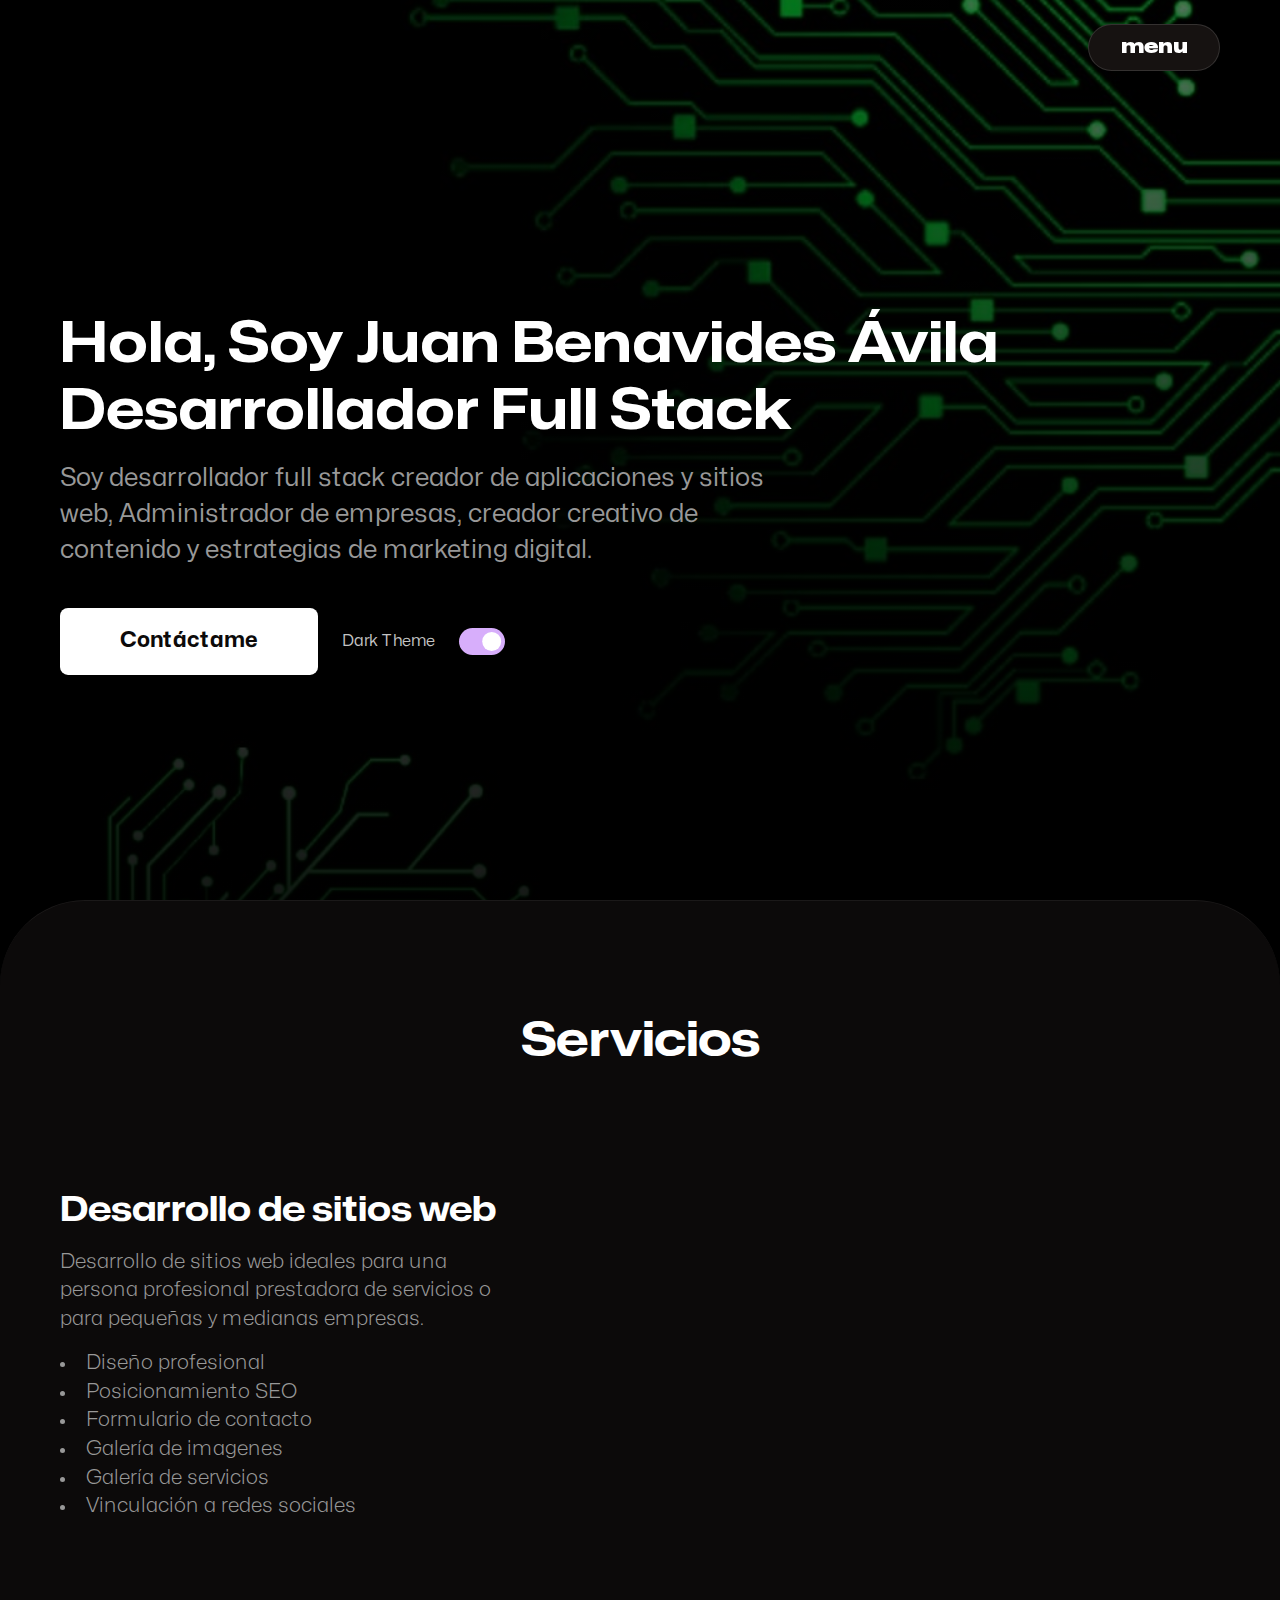
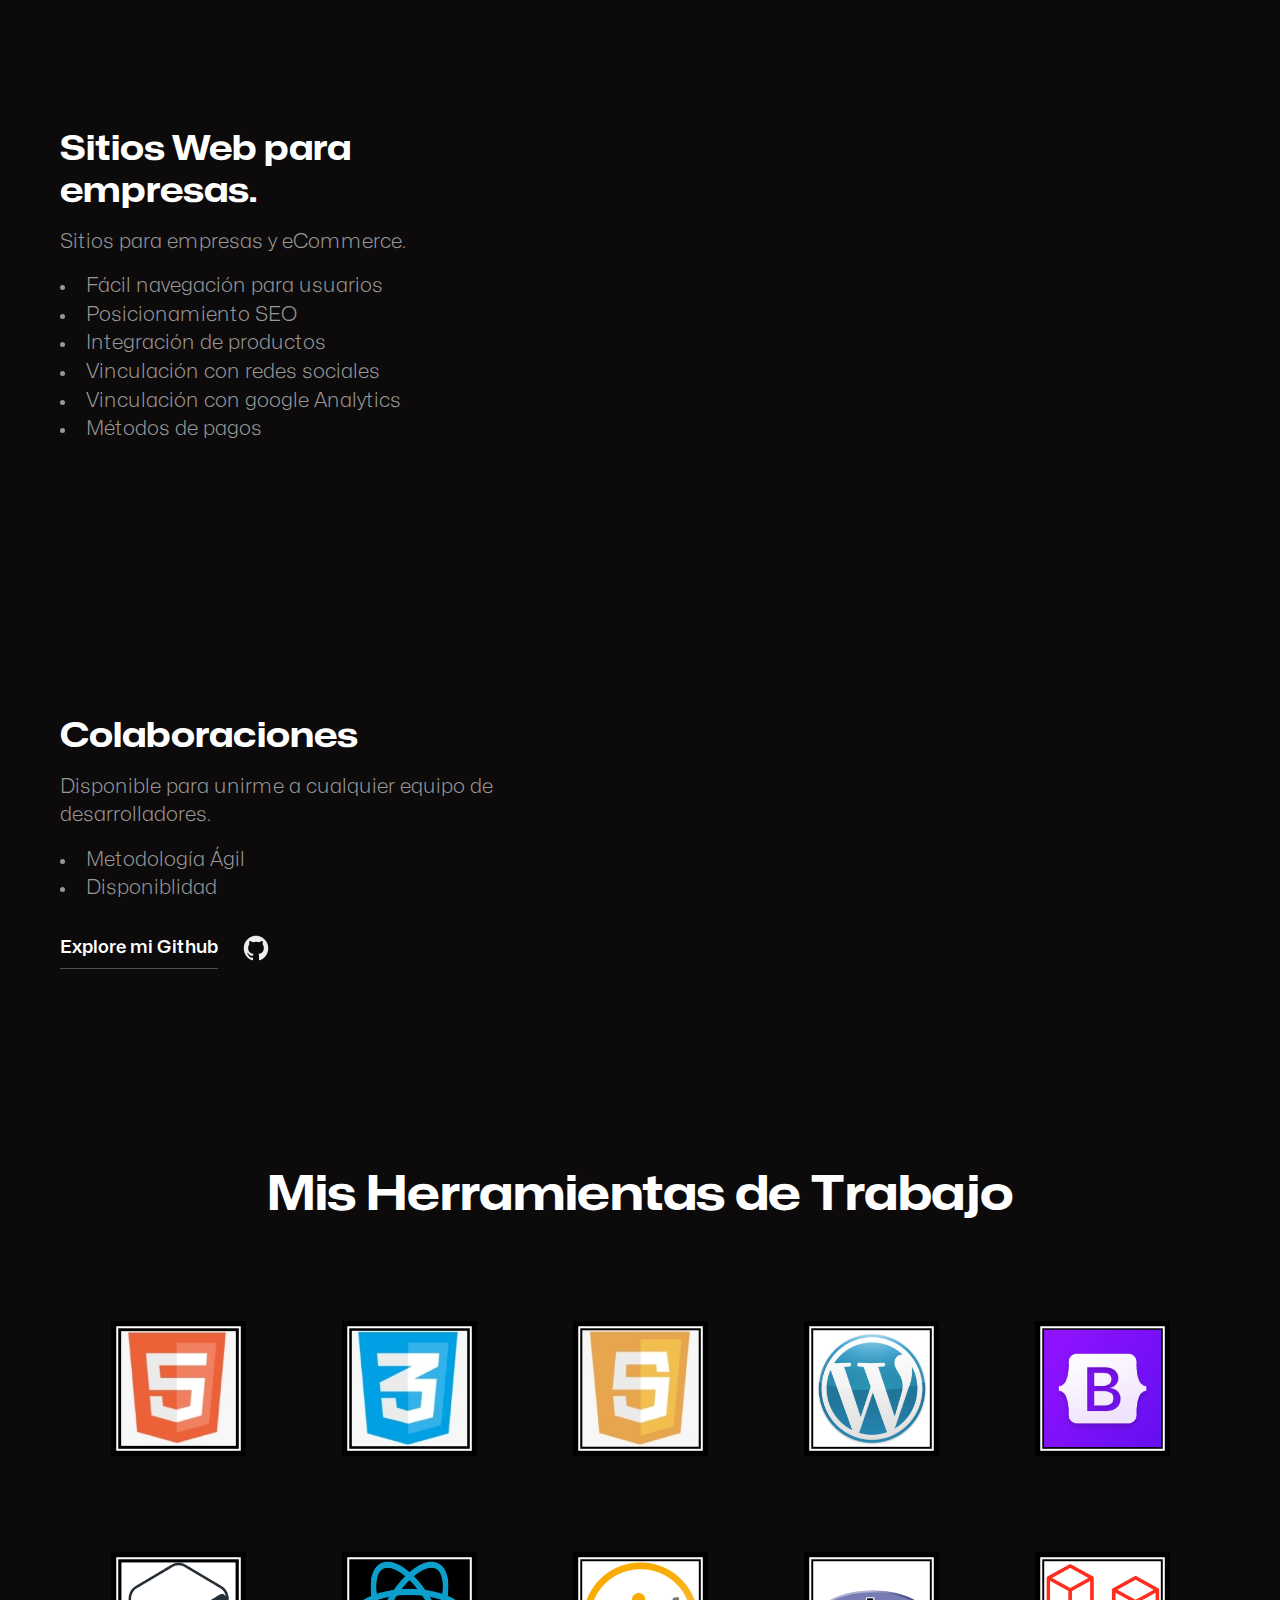
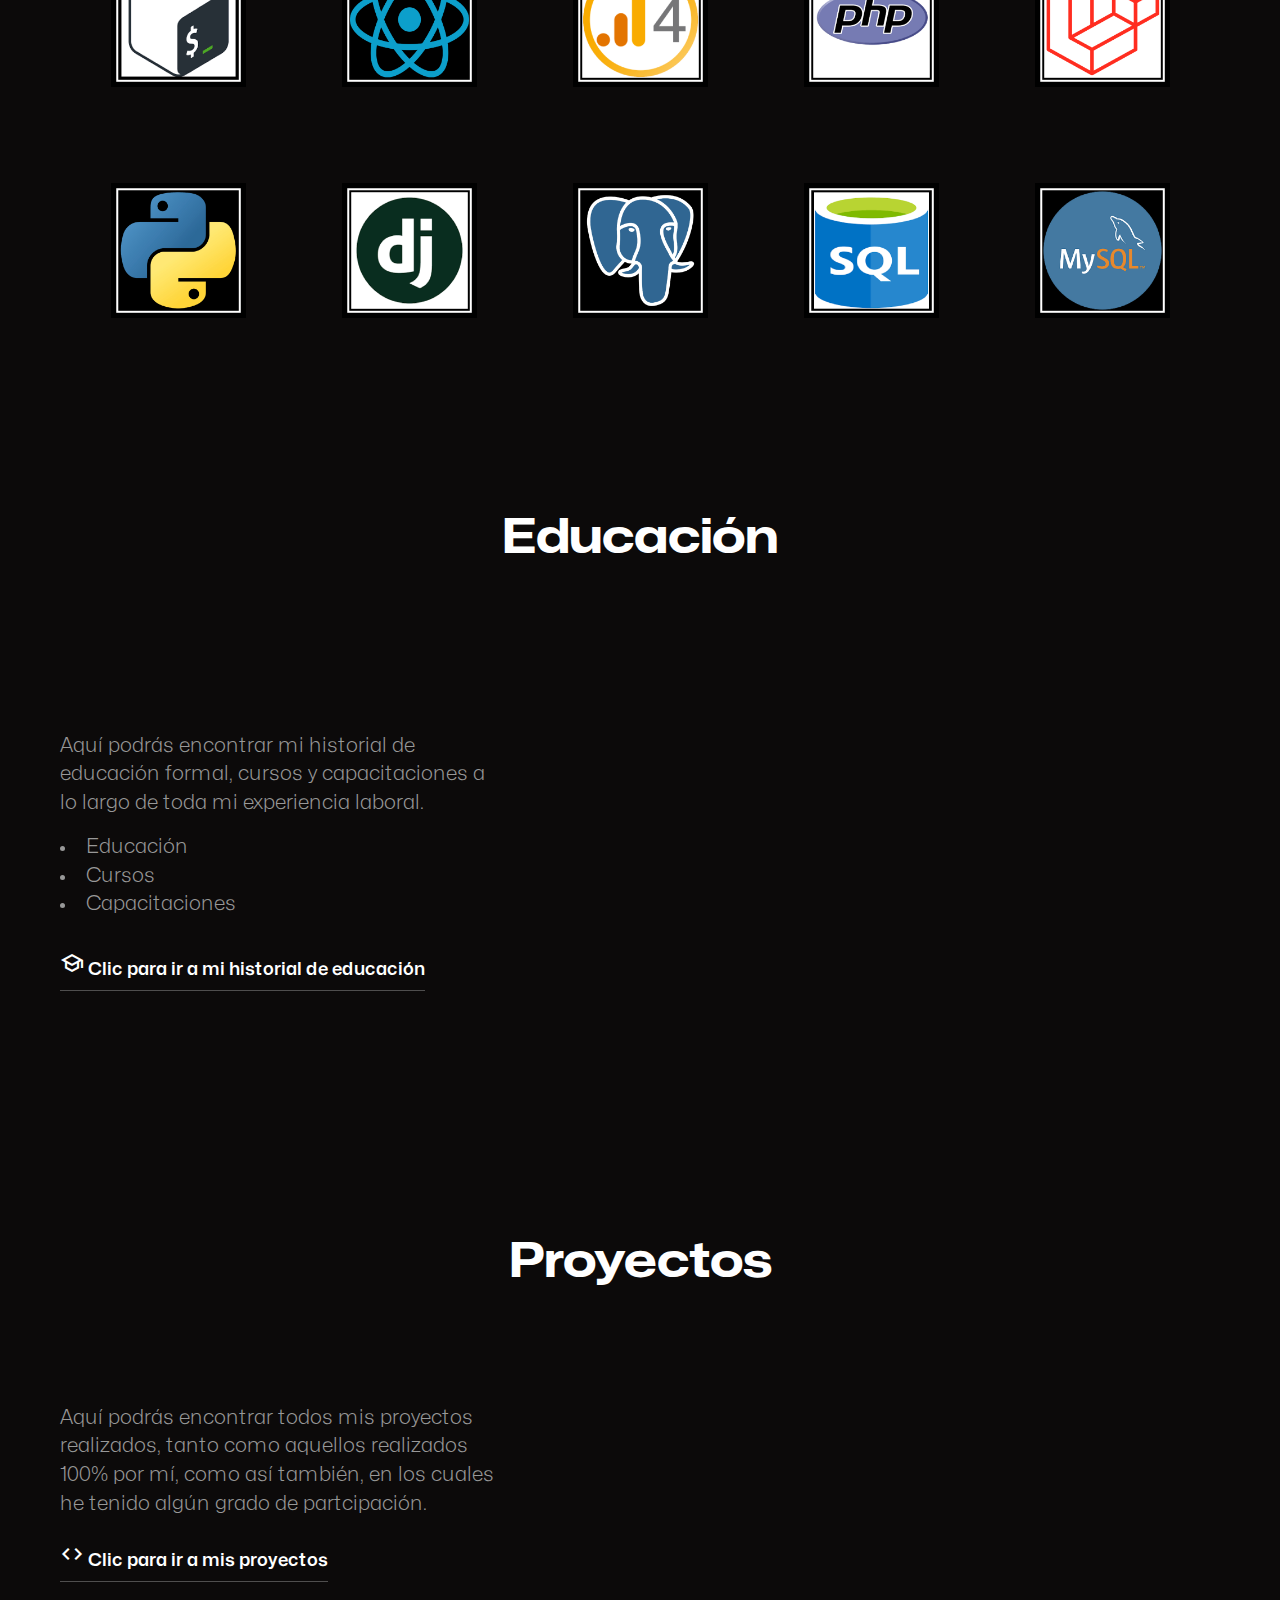
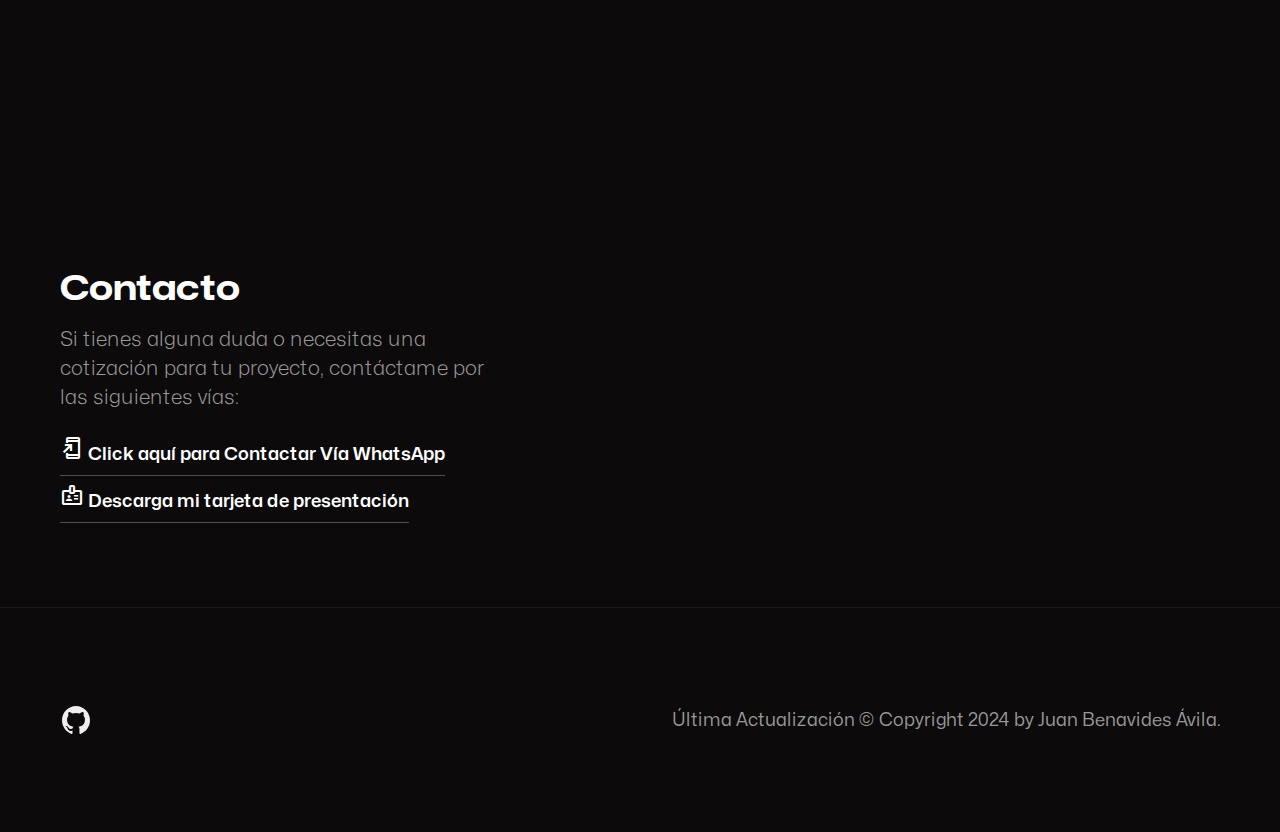
<file: index.html>
<!DOCTYPE html>
<html lang="en">

<head>
  <meta charset="UTF-8" />
  <meta http-equiv="X-UA-Compatible" content="IE=edge" />
  <meta name="viewport" content="width=device-width, initial-scale=1.0" />
  <meta name="robots" content="index, follow" />

  <!-- Read and update content attributes accordingly  -->
  <meta property="og:image" content="https://juanbenavidesavila.vercel.app/assets/images/work/contribute_developer.png">
  <meta property="og:image:width" content="1280px">
  <meta property="og:image:height" content="961px">

  <meta name="description"
    content="Diseño de páginas Web, Desarrollo de Aplicaciones, Diseño de Software, Posicionamiento SEO, Ecommerce, Marketing Digital y Consultaría de factibilidad tecnologíca del Desarrollador Full Stack Juan Benavides Ávila." />

  <!-- Google / Search Engine Tags -->
  <meta itemprop="name" content="Juan Benavides Ávila, Dev Full Stack">
  <meta itemprop="description"
    content="Diseño de páginas Web, Desarrollo de Aplicaciones, Diseño de Software, Posicionamiento SEO, Ecommerce, Marketing Digital y Consultaría de factibilidad tecnologíca del Desarrollador Full Stack Juan Benavides Ávila.">

  <!-- Reference screenshot of updated site's header in place of content -->
  <meta itemprop="image" content="assets/images/portafolio_juan_benavides_avila.PNG">

  <!-- Facebook Meta Tags -->
  <meta property="og:url" content="https://juanbenavidesavila.vercel.app">
  <meta property="og:type" content="website">
  <meta property="og:title" content="Juan Benavides Ávila, Dev Full Stack">
  <meta property="og:description"
    content="Diseño de páginas Web, Desarrollo de Aplicaciones, Diseño de Software, Posicionamiento SEO, Ecommerce, Marketing Digital y Consultaría de factibilidad tecnologíca del Desarrollador Full Stack Juan Benavides Ávila.">

  <!-- Reference screenshot of updated site's header in content -->
  <meta property="og:image" content="assets/images/portafolio_juan_benavides_avila.PNG">

  <!-- Twitter Meta Tags -->
  <meta name="twitter:card" content="summary_large_image">
  <meta name="twitter:title" content="Juan Benavides Ávila, Dev Full Stack">
  <meta name="twitter:description"
    content="Diseño de páginas Web, Desarrollo de Aplicaciones, Diseño de Software, Posicionamiento SEO, Ecommerce, Marketing Digital y Connsultaría de factibilidad tecnologíca del Desarrollador Full Stack Juan Benavides Ávila.">

  <!-- Reference screenshot of updated site's header in content -->
  <meta name="twitter:image" content="assets/images/portafolio_juan_benavides_avila.PNG">


  <!-- Update favicon href attribute with image of yourself -->
  <link rel="shortcut icon" href="assets/images/computer-3535.gif" type="image/png" />

  <!-- Preloading fonts for better performance -->

  <link rel="preload" href="assets/fonts/Mona-Sans.woff2" as="font" type="font/woff2" crossorigin />

  <link rel="stylesheet" href="https://fonts.googleapis.com/css2?family=Material+Symbols+Outlined:opsz,wght,FILL,GRAD@20..48,100..700,0..1,-50..200" />

  <link rel="stylesheet" href="style.css" />

  <script src="script.js" defer></script>

  <!-- Your name here -->
  <title>Juan Benavides Ávila</title>
</head>
  <!-- Google analytic -->
  <!-- Google tag (gtag.js) -->
  <script async src="https://www.googletagmanager.com/gtag/js?id=G-D6W61XJF60"></script>
  <script>
    window.dataLayer = window.dataLayer || [];
    function gtag(){dataLayer.push(arguments);}
    gtag('js', new Date());

    gtag('config', 'G-D6W61XJF60');
  </script>

<body>


  <script>
    const theme = localStorage.getItem("theme") || "dark";
    document.body.classList.add(theme);
  </script>

  <header class="header">

    <div class="menu-btn-container">
      <div class="container">
        <button type="button" class="menu-btn">menu</button>
      </div>
    </div>

    <nav class="nav hidden">
      <ol class="nav-items">
        <li class="nav-item"><a href="#">Inicio</a></li>
        <li class="nav-item"><a href="#work">Servicios</a></li>
        <li class="nav-item"><a href="#skills">Mis Herramientas de Trabajo</a></li>
        <li class="nav-item"><a href="#educacion">Educación</a></li>
        <li class="nav-item"><a href="#proyectos">Proyectos</a></li>
        <li class="nav-item"><a href="#contacto">Contacto</a></li>
      </ol>
    </nav>
    
    <div class="container">
      <div class="header-textbox">
        <!-- Replace with your name and job title -->
        <h1 class="h1">
          Hola, Soy Juan Benavides Ávila<br />
          Desarrollador Full Stack
        </h1>

        <!-- Add a small introductory paragraph about yourself -->
        <p class="header-text">
          Soy desarrollador full stack creador de aplicaciones y sitios web, Administrador de empresas, creador creativo de contenido y estrategias de marketing digital.
        </p>

        <!-- aqui va el link linkedin desde btn contactame -->
        <div class="header-btns">
          <a href="https://wa.me/56921951687" class="btn btn-cta">Contáctame</a>
           <label class="theme-switch" for="theme-switch">
          <span>Dark Theme</span>
          <input type="checkbox" id="theme-switch" role="switch" />
        </label>
        </div>
      </div>
    </div>
  </header>

  <main>
    <section class="work">
      <div class="container">
        <h2 class="h2" id="work">Servicios</h2>
        <div class="work-boxes">
          <div class="work-box">
            <div class="work-textbox">
              <!-- Add your project title here -->
              <h3 class="h3">Desarrollo de sitios web</h3>
              <!-- Add small description of your project  -->
              <p class="work-text">
                Desarrollo de sitios web ideales para una persona profesional prestadora de servicios o para pequeñas y medianas empresas.
              </p>
              <!-- Add technologies you used to build the project -->
              <ol class="work-technologies">
                <li>Diseño profesional</li>
                <li>Posicionamiento SEO</li>
                <li>Formulario de contacto</li>
                <li>Galería de imagenes</li>
                <li>Galería de servicios</li>
                <li>Vinculación a redes sociales</li>
              </ol>
            </div>

            <!-- Update img src and alt attribute  -->

            <picture class="work-img">
              <img loading="lazy" src="assets/images/work/developers_full_stack.png" alt="agency elevation" />
            </picture>
          </div>
          
          <div class="work-box">
            <div class="work-textbox">
              <!-- Add your project title here -->
              <h3 class="h3">Sitios Web para empresas.</h3>
              <p class="work-text">Sitios para empresas y eCommerce.</p>
              <ol class="work-technologies">
                <li>Fácil navegación para usuarios</li>
                <li>Posicionamiento SEO</li>
                <li>Integración de productos</li>
                <li>Vinculación con redes sociales</li>
                <li>Vinculación con google Analytics</li>
                <li>Métodos de pagos</li>
              </ol>
            </div>
            
            <!-- Update img src and alt attribute  -->
            <picture class="work-img">
              <img loading="lazy" src="assets/images/work/empresas_websites.png" alt="portfolio template" />
            </picture>
          </div>

          
          <!-- colaboraciones --> 
          <div class="work-box">
            <div class="work-textbox">
              <!-- Add your project title here -->
              <h3 class="h3">Colaboraciones</h3>
              <!-- Add small description of your project  -->
              <p class="work-text">
                Disponible para unirme a cualquier equipo de desarrolladores.  
              </p>
              <ol class="work-technologies">
                <li>Metodología Ágil</li>
                <li>Disponiblidad</li>
              </ol>
              <div class="work-links">
                <!-- Add url of project in href attribute -->
                <a href="https://github.com/juanbenavidesavila" target="_blank" rel="noopener" class="link">Explore mi Github</a>

                <!-- Add link to project source code in href attribute if applicable otherwise feel free to delete or comment the markup -->
                <a href="https://github.com/juanbenavidesavila" target="_blank" rel="noopener" title="Source code">
                  <img src="assets/images/social-links/github.svg" alt="GitHub" loading="lazy" />
                </a>
              </div>
            </div>
            <!-- Update img src and alt attribute  -->
            <picture class="work-img">
              <img loading="lazy" src="assets/images/work/contribute_developer.png" alt="contribute dev" />
            </picture>
          </div>
        </div>
      </div>
    </section>

    <!-- proyectos -->

    <!-- aqui voy a poner mis herramientas de trabajp -->
    <div class="container skills">
      <div class="row"> 
        <section class="skills">
          <div class="container">
            <h2 class="h2" id="skills">Mis Herramientas de Trabajo</h2>
            <div class="skills-imgs">
              <img src="assets/images/skills/html.jpeg" alt="Html" class="skills-img" loading="lazy" title="Html">
              <img src="assets/images/skills/css.jpeg" alt="Css" class="skills-img" loading="lazy" title="Css">
              <img src="assets/images/skills/js.jpeg" alt="JavaScript" class="skills-img" loading="lazy" title="JavaScript">
              <img src="assets/images/skills/wordpres_skill.jpg" alt="Wordpres" class="skills-img" loading="lazy" title="WordPress">
              <img src="assets/images/skills/boostrap_skill.jpg" alt="Bostrap" class="skills-img" loading="lazy" title="Boostrap">
              <img src="assets/images/skills/shell.jpeg" alt="Shell" class="skills-img" loading="lazy" title="Shell">
              <img src="assets/images/skills/react.jpeg" alt="React" class="skills-img" loading="lazy" title="React">
              <img src="assets/images/skills/google_analytics_skill.jpg" alt="GoogleA" class="skills-img" loading="lazy" title="google Analytic">
              <img src="assets/images/skills/php_skill.jpg" alt="Php" class="skills-img" loading="lazy" title="Php">
              <img src="assets/images/skills/laravel_skill.jpg" alt="Laravel" class="skills-img" loading="lazy" title="Laravel">
              <img src="assets/images/skills/python.jpeg" alt="Python" class="skills-img" loading="lazy" title="Python">
              <img src="assets/images/skills/django.jpeg" alt="Django" class="skills-img" loading="lazy" title="Django">              
              <img src="assets/images/skills/postgresql.jpeg" alt="PostgreSql" class="skills-img" loading="lazy"
                title="PostgreSql">
              <img src="assets/images/skills/sql.jpeg" alt="SQL" class="skills-img" loading="lazy" title="SQL">
              <img src="assets/images/skills/mysql.jpeg" alt="MySql" class="skills-img" loading="lazy" title="MySql">
            </div>
          </div>
        </section>
      </div>
    </div>
    
    <!-- Educación--> 

    <section class="work">
      <div class="container">
        <h2 class="h2" id="educacion">Educación</h2>
        <div class="work-boxes">
          <div class="work-box">
            <div class="work-textbox">
              <!-- Add small description of your project  -->
              <p class="work-text">
                Aquí podrás encontrar mi historial de educación formal, cursos y capacitaciones a lo largo de toda mi experiencia laboral.  
              </p>
              <ol class="work-technologies">
                <li>Educación</li>
                <li>Cursos</li>
                <li>Capacitaciones</li>
              </ol>
              <div class="work-links">
                <!-- Add url of project in href attribute -->
               
                <a href="educación.html" target="_blank" rel="noopener" class="link"><span class="material-symbols-outlined">
                school
                </span> Clic para ir a mi historial de educación</a>
              </div>
            </div>
            <!-- Update img src and alt attribute  -->
            <picture class="work-img">
              <img loading="lazy" src="assets/images/online-education.jpg" alt="contribute dev" />
            </picture>
          </div>
        </div>
      </div>
    </section>

    <!-- Proyectos-->

    <section class="work">
      <div class="container">
        <h2 class="h2" id="proyectos">Proyectos</h2>
        <div class="work-boxes">
          <div class="work-box">
            <div class="work-textbox">
              <!-- Add small description of your project  -->
              <p class="work-text">
                Aquí podrás encontrar todos mis proyectos realizados, tanto como aquellos realizados 100% por mí, como así también, en los cuales he tenido algún grado de partcipación.  
              </p>
              <div class="work-links">
                <!-- Add url of project in href attribute -->

                <a href="proyectos.html" target="_blank" rel="noopener" class="link"><span class="material-symbols-outlined">
                  code
                  </span> Clic para ir a mis proyectos</a>
              </div>
            </div>
            <!-- Update img src and alt attribute  -->
            <picture class="work-img">
              <img loading="lazy" src="assets/images/proyectos.jpg" alt="contribute dev" />
            </picture>
          </div>
        </div>
      </div>
    </section>





    <!-- contacto --> 
<section class="work" id="contacto">
  <div class="container">
    <div class="work-boxes">
    <div class="work-box">
      <div class="work-textbox">
        <!-- Add your project title here -->
        <h3 class="h3">Contacto</h3>
        <!-- Add small description of your project  -->
        <p class="work-text">
          Si tienes alguna duda o necesitas una cotización para tu proyecto, contáctame por las siguientes vías: 
        </p>
        <div class="">
          <!-- Add url of project in href attribute -->
          <a href="https://wa.me/56921951687" target="_blank" rel="noopener" class="link"><span class="material-symbols-outlined">
            add_to_home_screen
            </span> Click aquí para Contactar Vía WhatsApp</a>

          <!-- Add link to project source code in href attribute if applicable otherwise feel free to delete or comment the markup -->
            <br>
            <a href="assets/images/card/Card_Juan_Benavides_Avila.pdf" target="_blank" rel="noopener" class="link"><span class="material-symbols-outlined">
              badge
              </span> Descarga mi tarjeta de presentación</a>
          
        </div>
      </div>
      <!-- Update img src and alt attribute  -->
      <picture class="work-img">
      </picture>
    </div>
    </div>
    </div>
    </section>

   

  </main>

  <footer class="footer">
    <div class="container">
      <div class="footer-content">
        <!-- Update href and src attributes -->
        <nav>
          <ol class="footer-links">
            <li class="footer-link">
              <a title="GitHub" href="https://github.com/juanbenavidesavila" target="_blank" rel="noopener"><img
                  loading="lazy" src="assets/images/social-links/github.svg" alt="GitHub" /></a>
            </li>
            
            <li class="footer-link">
              <a title="Linkedin" href="https://www.linkedin.com/in/juan-benavides-%C3%A1vila-3aa5631b3/"
                target="_blank" rel="noopener"><img loading="lazy" src="assets/images/social-links/linkedin.svg"
                  alt="Linkedin" /></a>
            </li>
            <li class="footer-link">
              <a title="WhatsApp" href="https://wa.me/56921951687"
                target="_blank" rel="noopener"><img loading="lazy" src="assets/images/social-links/wts.png"
                  alt="Linkedin" /></a>
            </li>
          </ol>
        </nav>
        <p class="footer-text">Última Actualización © Copyright 2024 by Juan Benavides Ávila.</p>
      </div>
    </div>
  </footer>
</body>

</html>
</file>
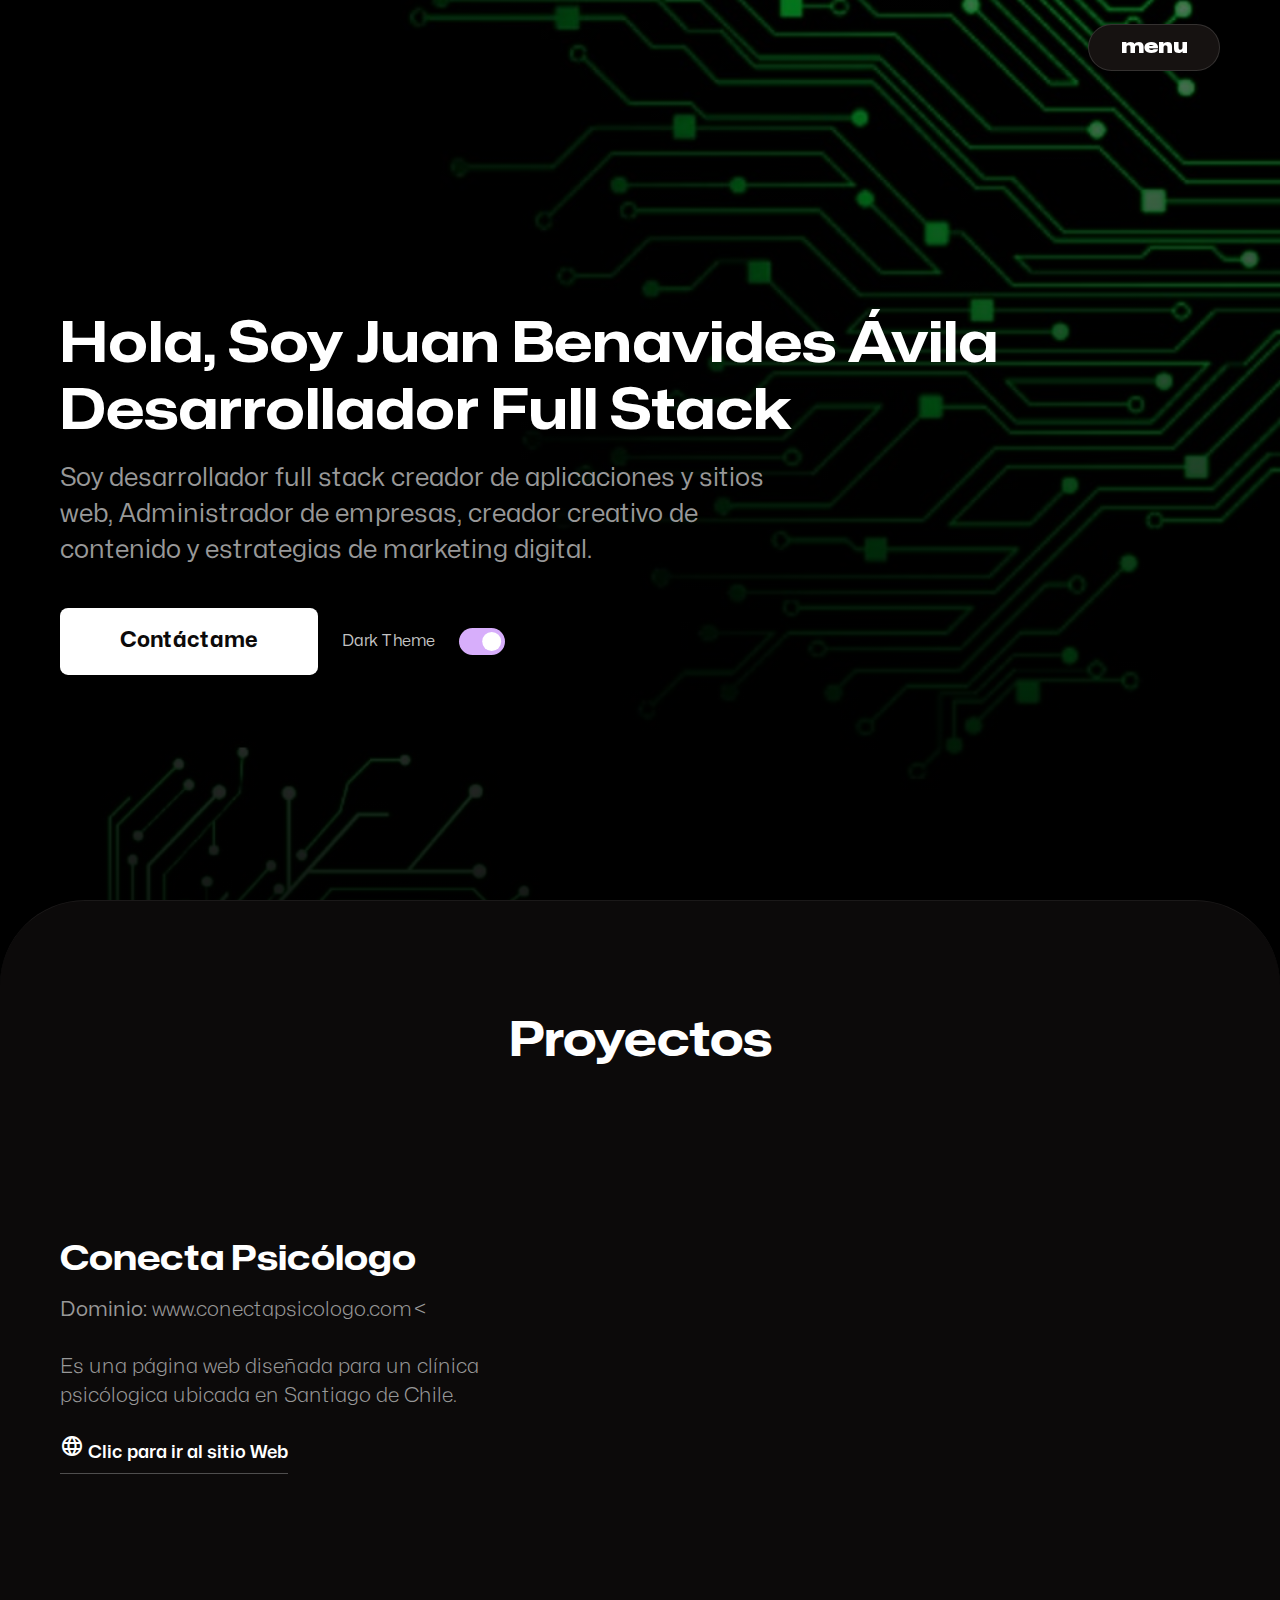
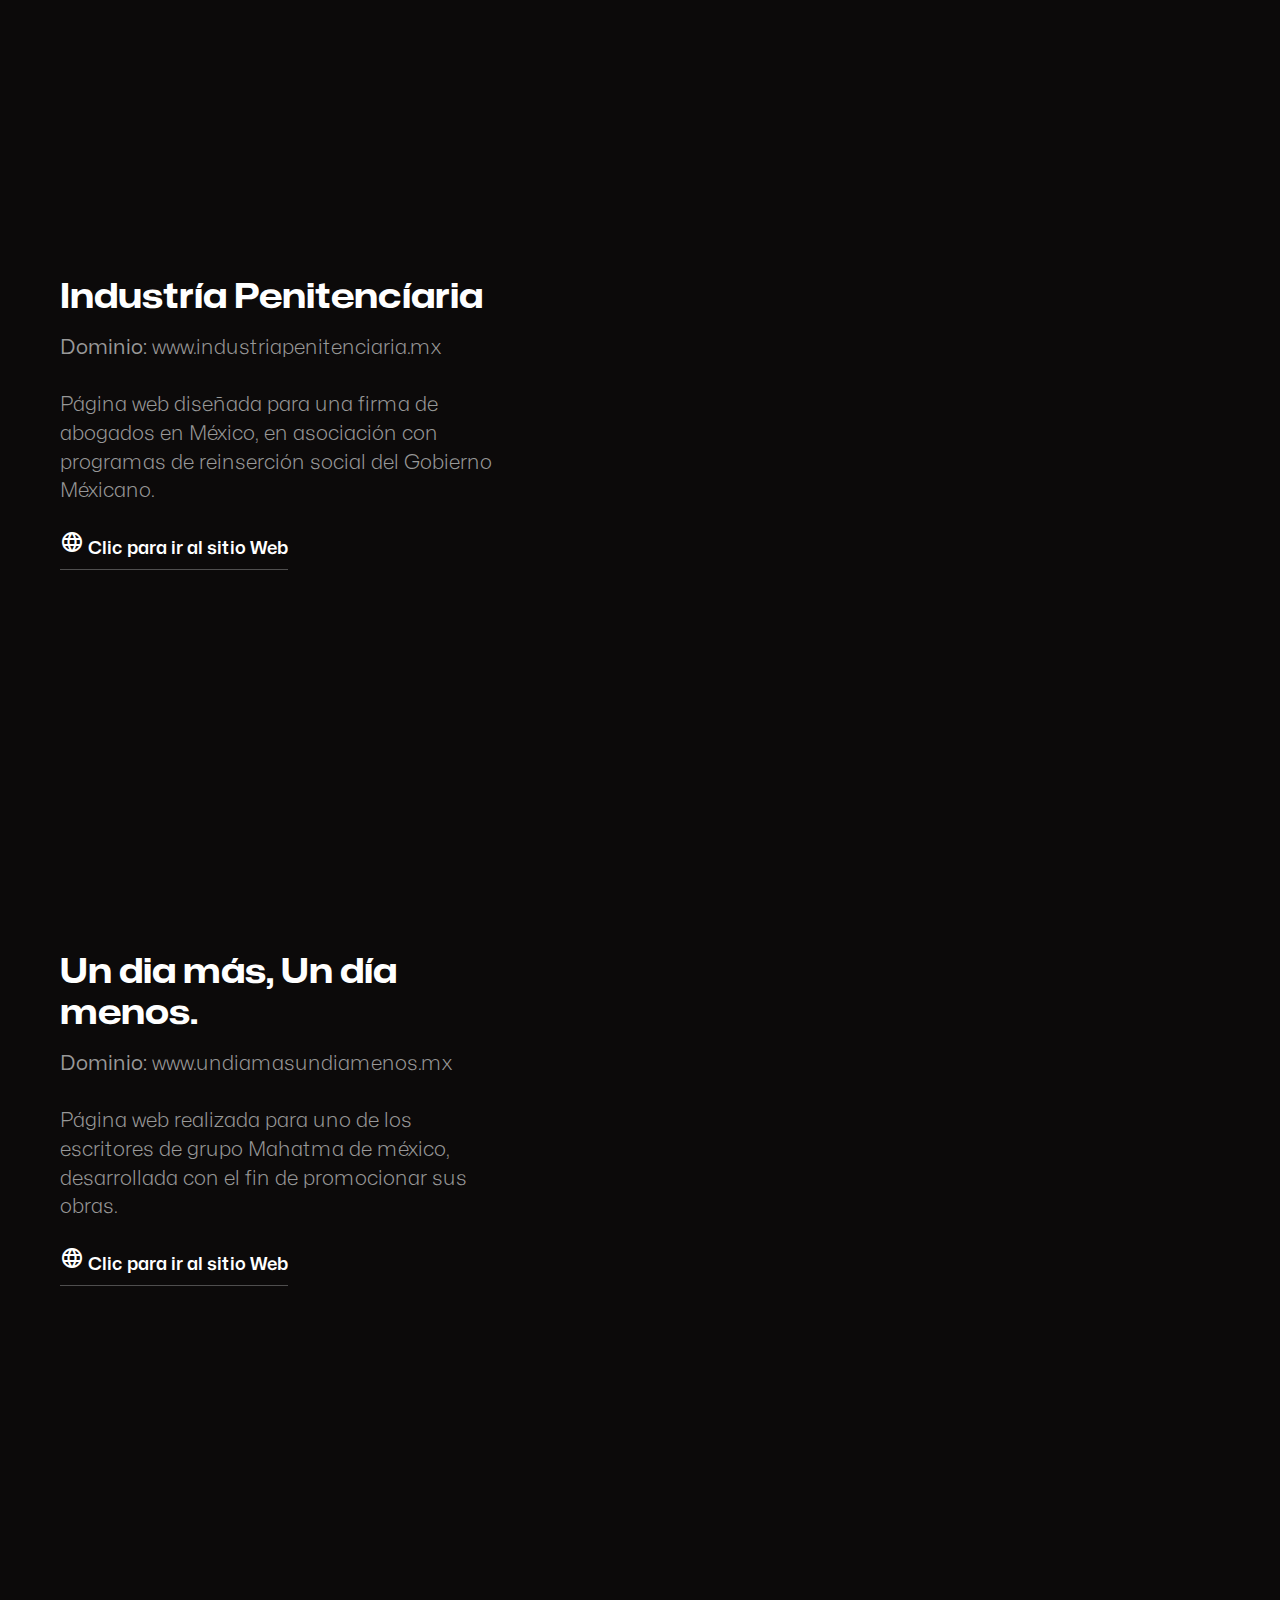
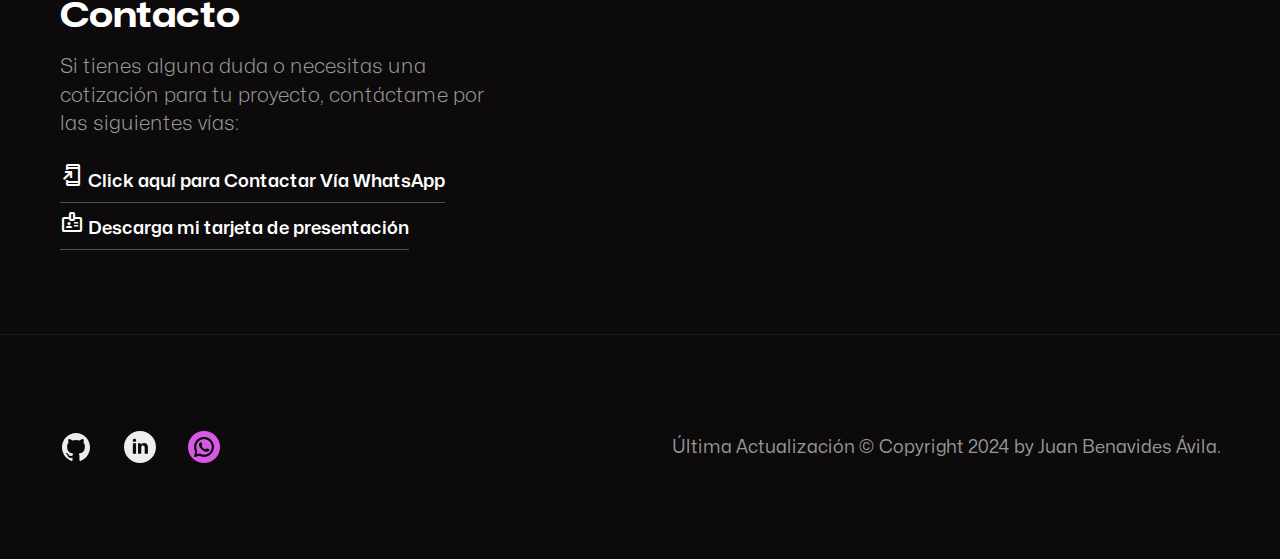
<file: proyectos.html>
<!DOCTYPE html>
<html lang="en">

<head>
  <meta charset="UTF-8" />
  <meta http-equiv="X-UA-Compatible" content="IE=edge" />
  <meta name="viewport" content="width=device-width, initial-scale=1.0" />
  <meta name="robots" content="index, follow" />

  <!-- Read and update content attributes accordingly  -->

  <meta name="description"
    content="Diseño de páginas Web, Desarrollo de Aplicaciones, Diseño de Software, Posicionamiento SEO, Ecommerce, Marketing Digital y Consultaría de factibilidad tecnologíca del Desarrollador Full Stack Juan Benavides Ávila." />

  <!-- Google / Search Engine Tags -->
  <meta itemprop="name" content="Juan Benavides Ávila">
  <meta itemprop="description"
    content="Diseño de páginas Web, Desarrollo de Aplicaciones, Diseño de Software, Posicionamiento SEO, Ecommerce, Marketing Digital y Consultaría de factibilidad tecnologíca del Desarrollador Full Stack Juan Benavides Ávila.">

  <!-- Reference screenshot of updated site's header in place of content -->
  <meta itemprop="image" content="assets/images/portafolio_juan_benavides_avila.PNG">

  <!-- Facebook Meta Tags -->
  <meta property="og:url" content="https://juanbenavidesavila.vercel.app">
  <meta property="og:type" content="website">
  <meta property="og:title" content="Juan Benavides Ávila">
  <meta property="og:description"
    content="Diseño de páginas Web, Desarrollo de Aplicaciones, Diseño de Software, Posicionamiento SEO, Ecommerce, Marketing Digital y Consultaría de factibilidad tecnologíca del Desarrollador Full Stack Juan Benavides Ávila.">

  <!-- Reference screenshot of updated site's header in content -->
  <meta property="og:image" content="assets/images/portafolio_juan_benavides_avila.PNG">

  <!-- Twitter Meta Tags -->
  <meta name="twitter:card" content="summary_large_image">
  <meta name="twitter:title" content="Juan Benavides Ávila">
  <meta name="twitter:description"
    content="Diseño de páginas Web, Desarrollo de Aplicaciones, Diseño de Software, Posicionamiento SEO, Ecommerce, Marketing Digital y Connsultaría de factibilidad tecnologíca del Desarrollador Full Stack Juan Benavides Ávila.">

  <!-- Reference screenshot of updated site's header in content -->
  <meta name="twitter:image" content="assets/images/portafolio_juan_benavides_avila.PNG">


  <!-- Update favicon href attribute with image of yourself -->
  <link rel="shortcut icon" href="assets/images/computer-3535.gif" type="image/png" />

  <!-- Preloading fonts for better performance -->

  <link rel="preload" href="assets/fonts/Mona-Sans.woff2" as="font" type="font/woff2" crossorigin />

  <link rel="stylesheet" href="https://fonts.googleapis.com/css2?family=Material+Symbols+Outlined:opsz,wght,FILL,GRAD@20..48,100..700,0..1,-50..200" />

  <link rel="stylesheet" href="style.css" />

  <script src="script.js" defer></script>

  <!-- Your name here -->
  <title>Juan Benavides Ávila</title>
</head>
  <!-- Google analytic -->
  <!-- Google tag (gtag.js) -->
  <script async src="https://www.googletagmanager.com/gtag/js?id=G-D6W61XJF60"></script>
  <script>
    window.dataLayer = window.dataLayer || [];
    function gtag(){dataLayer.push(arguments);}
    gtag('js', new Date());

    gtag('config', 'G-D6W61XJF60');
  </script>

<body>


  <script>
    const theme = localStorage.getItem("theme") || "dark";
    document.body.classList.add(theme);
  </script>

  <header class="header">

    <div class="menu-btn-container">
      <div class="container">
        <button type="button" class="menu-btn">menu</button>
      </div>
    </div>

    <nav class="nav hidden">
      <ol class="nav-items">
        <li class="nav-item"><a href="#">Inicio</a></li>
        <li class="nav-item"><a href="#proyectos">Proyectos</a></li>
        <li class="nav-item"><a href="#contacto">Contacto</a></li>
      </ol>
    </nav>

    <div class="container">
      <div class="header-textbox">
        <!-- Replace with your name and job title -->
        <h1 class="h1">
          Hola, Soy Juan Benavides Ávila<br />
          Desarrollador Full Stack
        </h1>

        <!-- Add a small introductory paragraph about yourself -->
        <p class="header-text">
          Soy desarrollador full stack creador de aplicaciones y sitios web, Administrador de empresas, creador creativo de contenido y estrategias de marketing digital.
        </p>

        <!-- aqui va el link linkedin desde btn contactame -->
        <div class="header-btns">
          <a href="https://wa.me/56921951687" class="btn btn-cta">Contáctame</a>
           <label class="theme-switch" for="theme-switch">
          <span>Dark Theme</span>
          <input type="checkbox" id="theme-switch" role="switch" />
        </label>
        </div>
      </div>
    </div>
  </header>

  <main>
    <!-- Proyectos-->

    <section class="work">
      <div class="container">
        <h2 class="h2" id="proyectos">Proyectos</h2>
        <div class="work-boxes">
          <div class="work-box">
            <div class="work-textbox">
              <h3 class="h3">Conecta Psicólogo</h3>
              <!-- Add small description of your project  -->
              <p class="work-text">
                <b>Dominio: </b>www.conectapsicologo.com<<br>
                <br>
                Es una página web diseñada para un clínica psicólogica ubicada en Santiago de Chile. 
              </p>
              <div class="work-links">
                <!-- Add url of project in href attribute -->

                <a href="https://www.conectapsicologo.com" target="_blank" rel="noopener" class="link"><span class="material-symbols-outlined">
                  language
                  </span> Clic para ir al sitio Web</a>
              </div>
            </div>
            <!-- Update img src and alt attribute  -->
            <picture class="work-img">
              <img loading="lazy" src="assets/images/proyectos/conecta_psicologia .png" alt="contribute dev" />
            </picture>
          </div>
        </div>
      </div>
    </section>
    <section class="work">
      <div class="container">
        <div class="work-boxes">
          <div class="work-box">
            <div class="work-textbox">
              <h3 class="h3">Industría Penitencíaria</h3>
              <!-- Add small description of your project  -->
              <p class="work-text">
                <b>Dominio: </b>www.industriapenitenciaria.mx<br>
                <br>
                Página web diseñada para una firma de abogados en México, en asociación con programas de reinserción social del Gobierno Méxicano.
              </p>
              <div class="work-links">
                <!-- Add url of project in href attribute -->

                <a href="https://www.industriapenitenciaria.mx" target="_blank" rel="noopener" class="link"><span class="material-symbols-outlined">
                  language
                  </span> Clic para ir al sitio Web</a>
              </div>
            </div>
            <!-- Update img src and alt attribute  -->
            <picture class="work-img">
              <img loading="lazy" src="assets/images/proyectos/ip.png" alt="contribute dev" />
            </picture>
          </div>
        </div>
      </div>
    </section>
    <br>
    <section class="work">
      <div class="container">
        <div class="work-boxes">
          <div class="work-box">
            <div class="work-textbox">
              <!-- Add small description of your project  -->
              <h3 class="h3"> Un dia más, Un día menos.</h3>
              <p class="work-text">
                <b>Dominio: </b>www.undiamasundiamenos.mx<br>
                <br>
                Página web realizada para uno de los escritores de grupo Mahatma de méxico, desarrollada con el fin de promocionar sus obras.</p>
              <div class="work-links">
                <!-- Add url of project in href attribute -->

                <a href="https://www.undiamasundiamenos.mx/" target="_blank" rel="noopener" class="link"><span class="material-symbols-outlined">
                  language
                  </span> Clic para ir al sitio Web</a>
              </div>
            </div>

            <!-- Update img src and alt attribute  -->

            <picture class="work-img">
              <img loading="lazy" src="assets/images/proyectos/udmudm.png" alt="agency elevation" />
            </picture>
          </div>
        </div>
      </div>
    </section>


    <!-- contacto --> 
<section class="work" id="contacto">
  <div class="container">
    <div class="work-boxes">
    <div class="work-box">
      <div class="work-textbox">
        <!-- Add your project title here -->
        <h3 class="h3">Contacto</h3>
        <!-- Add small description of your project  -->
        <p class="work-text">
          Si tienes alguna duda o necesitas una cotización para tu proyecto, contáctame por las siguientes vías: 
        </p>
        <div class="">
          <!-- Add url of project in href attribute -->
          <a href="https://wa.me/56921951687" target="_blank" rel="noopener" class="link"><span class="material-symbols-outlined">
            add_to_home_screen
            </span> Click aquí para Contactar Vía WhatsApp</a>

          <!-- Add link to project source code in href attribute if applicable otherwise feel free to delete or comment the markup -->
            <br>
            <a href="assets/images/card/Card_Juan_Benavides_Avila.pdf" target="_blank" rel="noopener" class="link"><span class="material-symbols-outlined">
              badge
              </span> Descarga mi tarjeta de presentación</a>

        </div>
      </div>
      <!-- Update img src and alt attribute  -->
      <picture class="work-img">
      </picture>
    </div>
    </div>
    </div>
    </section>



  </main>

  <footer class="footer">
    <div class="container">
      <div class="footer-content">
        <!-- Update href and src attributes -->
        <nav>
          <ol class="footer-links">
            <li class="footer-link">
              <a title="GitHub" href="https://github.com/juanbenavidesavila" target="_blank" rel="noopener"><img
                  loading="lazy" src="assets/images/social-links/github.svg" alt="GitHub" /></a>
            </li>

            <li class="footer-link">
              <a title="Linkedin" href="https://www.linkedin.com/in/juan-benavides-%C3%A1vila-3aa5631b3/"
                target="_blank" rel="noopener"><img loading="lazy" src="assets/images/social-links/linkedin.svg"
                  alt="Linkedin" /></a>
            </li>
            <li class="footer-link">
              <a title="WhatsApp" href="https://wa.me/56921951687"
                target="_blank" rel="noopener"><img loading="lazy" src="assets/images/social-links/wts.png"
                  alt="Linkedin" /></a>
            </li>
          </ol>
        </nav>
        <p class="footer-text">Última Actualización © Copyright 2024 by Juan Benavides Ávila.</p>
      </div>
    </div>
  </footer>
</body>

</html>
</file>
<file: style.css>
/* --------------------------------- */
/* ----- Basic Setup -----*/
/* --------------------------------- */

@font-face {
  font-family: "Mona Sans";
  src: url("assets/fonts/Mona-Sans.woff2") format("woff2 supports variations"),
    url("assets/fonts/Mona-Sans.woff2") format("woff2-variations");
  font-display: swap;
  font-weight: 200 900;
  font-stretch: 75% 125%;
}

:root {
  --h1: 3.5rem;
  --h2: 3rem;
  --h3: 2.145rem;
  --h4: 1.5rem;
  --text-large: 1.6rem;
  --text-medium: 1.275rem;
  --text-small: 1.125rem;

  --gradient-brand: radial-gradient(
      at 60% 31%,
      rgb(128, 128, 128) 0px,
      transparent 50%
    ),
    radial-gradient(at 48% 98%, rgba(0, 255, 166, 0.707) 0px, transparent 50%),
    radial-gradient(at 84% 67%, rgb(128, 128, 128) 0px, transparent 50%),
    radial-gradient(at 16% 47%, rgb(128, 128, 128) 0px, transparent 50%),
    radial-gradient(at 73% 11%, rgb(128, 128, 128) 0px, transparent 50%),
    radial-gradient(at 49% 37%, rgba(255, 249, 89, 0.695) 0px, transparent 50%),
    radial-gradient(at 70% 21%, rgba(58, 255, 186, 0.715) 0px, transparent 50%);
  --easing: cubic-bezier(0.86, 0, 0.07, 1);

  --site-max-width: 1280px;
  --gutter-nano: 0.5rem;
  --gutter-micro: 1rem;
  --gutter-x-small: 1.5rem;
  --gutter-small: 2rem;
  --gutter-medium: 2.5rem;
  --gutter-large: 3rem;
  --gutter-x-large: 6rem;
  --gutter-huge: 12rem;

  --scroll-padding: 4.375rem;
  --radius: 85px;
}

body.dark {
  --bg-color-primary: #0c0a0a;
  --bg-color-secondary: #161211;
  --important: #fff;
  --sub: #c3c3c3;
  --body: #989898;
  --border: #c0c0c015;
  --border-dark: #c0c0c02f;
  --gradient-border: linear-gradient(to left bottom, #777, #0e0d0d);
  --shadow: 0 1rem 1rem #00000040;
}

body.light {
  --bg-color-primary: #fbfbfb;
  --bg-color-secondary: #ffffff;
  --important: #000;
  --sub: #111;
  --body: #585b63;
  --border: #62626234;
  --border-dark: #5e5e5e1f;
  --gradient-border: linear-gradient(to left bottom, #000000c6, #0e0d0d00);
  --shadow: 0 1rem 1rem rgba(0, 0, 0, 0.25);
}

*,
*::after,
*::before {
  margin: 0;
  padding: 0;
  box-sizing: inherit;
}

html {
  font-family: "Mona Sans", sans-serif;
  box-sizing: border-box;
  scroll-padding-top: var(--scroll-padding);
  /* scroll-behavior: smooth; */
}

/* Ensure that our site is accessible to users who may have vestibular disorders */

/* @media (prefers-reduced-motion: reduce) {
  html {
    scroll-behavior: auto;
  }
} */

@media (max-width: 1200px) {
  html {
    font-size: 90%;
  }
}

@media (max-width: 645px) {
  html {
    font-size: 80%;
  }
}

body {
  font-size: var(--text-medium);
  color: var(--body);
  background-color: var(--bg-color-primary);
  line-height: 1.4;
  text-rendering: optimizeLegibility;
  overflow-x: hidden;
}

/* Improve media defaults */

picture,
svg,
img {
  display: block;
  max-inline-size: 100%;
  object-fit: contain;
}

textarea {
  resize: none;
}

/* --------------------------------- */
/* ----- Typography -----*/
/* --------------------------------- */

input,
textarea,
button {
  font: inherit;
}

p,
h1,
h2,
h3,
.h4 {
  overflow-wrap: break-word;
}

h1,
h2,
h3,
.h4 {
  font-stretch: 125%;
  line-height: 1.2;
  color: var(--important);
}

.h1 {
  font-size: var(--h1);
}

.h2 {
  font-size: var(--h2);
  text-align: center;
}

.h3 {
  font-size: var(--h3);
}

.h4 {
  font-size: var(--h4);
}

@media (max-width: 845px) {
  :root {
    --h1: 2.845rem;
    --h2: 2.45rem;
    --h3: 1.85rem;
  }
}

@media (max-width: 700px) {
  :root {
    --h1: 2.545rem;
  }
}

@media (max-width: 545px) {
  :root {
    --h1: 2.4rem;
    --text-large: 1.5rem;
  }
}

@media (max-width: 485px) {
  :root {
    --h1: 2.145rem;
    --h2: 1.875rem;
    --h3: 1.6rem;
    --text-large: 1.345rem;
  }
}

/* --------------------------------- */
/* ----- Utilities -----*/
/* --------------------------------- */

/* Center and constrain the width of page sections */

.container {
  max-inline-size: var(--site-max-width);
  margin-inline: auto;
}

@media (max-width: 1375px) {
  :root {
    --site-max-width: 1160px;
  }
}

@media (max-width: 1275px) {
  .container {
    padding-inline: var(--gutter-small);
  }
}

@media (max-width: 1200px) {
  .container {
    padding-inline: var(--gutter-medium);
  }
}

@media (max-width: 575px) {
  .container {
    padding-inline: var(--gutter-small);
  }
}

/* disable scroll when menu is opened */

.lock-screen {
  overflow-y: hidden;
}

/* hides visually and removes from accessibility tree  */

.hidden {
  visibility: hidden;
  transform: translateX(-100%);
}

.transform {
  transform: translateY(6rem);
  opacity: 0;
}

.shown {
  transition: 0.1s;
  color: lightgrey;
}

/* --------------------------------- */
/* ----- Components -----*/
/* --------------------------------- */

.btn {
  font-size: 1.35rem;
  font-weight: 700;
  text-decoration: none;
  text-align: center;
  padding: 18px 60px;
  border-radius: var(--gutter-nano);
  transition: 0.3s all ease-in-out;
  cursor: pointer;
}

@media (max-width: 700px) {
  .btn {
    padding: 16px 48px;
  }
}

@media (max-width: 485px) {
  .btn {
    font-size: 1.2rem;
    padding: 14px 38px;
  }
}

.btn-cta {
  color: var(--bg-color-primary);
  background-color: var(--important);
}

body.dark .btn-cta:hover,
body.dark .btn-cta:focus {
  box-shadow: #ffffff40 0 0 0 var(--gutter-nano);
}

body.light .btn-cta:hover,
body.light .btn-cta:focus {
  box-shadow: #07070733 0 0 0 var(--gutter-nano);
}

.btn-secondary {
  border: 1px solid var(--border-dark);
  color: var(--important);
}

.btn-secondary:hover,
.btn-secondary:focus {
  border-color: var(--important);
}

.link {
  display: inline-block;
  font-weight: 600;
  font-size: var(--text-small);
  padding: var(--gutter-nano) 0;
  text-decoration: none;
  color: var(--important);
  position: relative;
}

.link::after,
.link::before {
  content: "";
  width: 100%;
  height: 1px;
  margin-block-start: var(--gutter-nano);
  position: absolute;
  bottom: -1px;
  left: 0;
  transition: 300ms;
}

body.dark .link::before {
  background-color: #d3d3d357;
}

body.dark .link::after {
  background-color: white;
}

body.light .link::before {
  background-color: lightgray;
}

body.light .link::after {
  background-color: black;
}

.link::after {
  background-color: white;
  transform-origin: left;
  transform: scaleX(0);
}

.link:hover::after,
.link:focus::after {
  transform: scaleX(1);
}

/* shiny-on-hover effect that follows your mouse */

.card {
  position: relative;
}

.card::after {
  content: "";
  position: absolute;
  inset: 0;
  background-image: radial-gradient(
    600px at var(--x) var(--y),
    #fffcfc18,
    transparent 40%
  );
  border-radius: inherit;
  opacity: 0;
  transition: opacity 0.2s;
  filter: blur(25px);
}

.card:hover::after {
  opacity: 1;
}

/* --------------------------------- */
/* ----- Layout -----*/
/* --------------------------------- */

section:not(:first-child) {
  padding-block-start: var(--gutter-huge);
}

section:first-child {
  padding-block-start: 7rem;
}

@media (max-width: 885px) {
  :root {
    --gutter-huge: 8rem;
    --gutter-x-large: 4rem;
  }
}

main {
  border-top: 1px solid var(--border);
  border-top-left-radius: var(--radius);
  border-top-right-radius: var(--radius);
  background-color: var(--bg-color-primary);
  transform: translateY(calc(-1 * var(--radius)));
}

@media (max-width: 1185px) {
  :root {
    --radius: 45px;
  }
}

/* --------------------------------- */
/* ----- Menu Button -----*/
/* --------------------------------- */

.menu-btn-container {
  position: fixed;
  width: 100%;
  top: var(--gutter-x-small);
  left: 0;
  z-index: 4;
}

.menu-btn {
  display: block;
  margin-inline-start: auto;
  border: 1px solid var(--border-dark);
  inline-size: 132px;
  padding-block: var(--gutter-nano);
  border-radius: var(--gutter-large);
  text-decoration: none;
  background-color: var(--bg-color-secondary);
  color: var(--important);
  cursor: pointer;
}

.menu-btn,
.nav-items a {
  font-stretch: 125%;
  font-weight: 900;
}

/* --------------------------------- */
/* ----- Navigation -----*/
/* --------------------------------- */

.nav {
  min-block-size: 100vh;
  position: fixed;
  width: 100%;
  background-color: gray;
  transition: 450ms var(--easing);
  z-index: 3;
}

.nav-items {
  position: absolute;
  top: 50%;
  left: 15%;
  transform: translateY(-50%) translateX(-15%);
  list-style-type: none;
}

.nav-item:not(:last-child) {
  margin-block-end: var(--gutter-x-small);
}

.nav-item a {
  display: inline-block;
  font-size: var(--h2);
  text-decoration: none;
  color: #fff;
}

.nav-item a::after {
  content: "";
  display: block;
  block-size: var(--gutter-nano);
  width: 100%;
  transform: scale(0);
  transform-origin: left;
  background-color: white;
  transition: transform 250ms var(--easing);
}

.nav-item a:hover::after,
.nav-item a:focus::after {
  transform: scale(1);
}

/* --------------------------------- */
/* ----- Header -----*/
/* --------------------------------- */

.header {
  min-block-size: calc(100vh + var(--radius));
  background-attachment: fixed;
  background-size: cover;
  background-position: center;
  background-repeat: no-repeat;
  position: relative;
}

/* IMAGEN HEADER */
body.dark .header {
  background-image: linear-gradient(#0000008b, #000000e6),
    url("assets/images/tema_negro.jpg");
}

body.light .header {
  background-image: linear-gradient(#ffffffa2, #ffffffe6),
    url("assets/images/tema_blanco.jpg");
}

.header-textbox {
  position: absolute;
  top: 50%;
  transform: translateY(-50%);
}

.header-text {
  font-size: var(--text-large);
  font-weight: 400;
  max-inline-size: 745px;
  margin-block-start: var(--gutter-micro);
  margin-block-end: var(--gutter-medium);
}

@media (max-width: 1200px) {
  .header-text {
    max-inline-size: 685px;
  }
}

@media (max-width: 845px) {
  .header-text {
    max-inline-size: 585px;
  }
}

.header-btns {
  display: inline-flex;
  gap: var(--gutter-x-small);
}

@media (max-width: 400px) {
  .header-textbox {
    left: 0;
    text-align: center;
    padding-inline: 0.6rem;
  }
  .header-btns {
    flex-direction: column;
    width: 80%;
  }
}

/* --------------------------------- */
/* ----- Clients -----*/
/* --------------------------------- */
.material-symbols-outlined {
  font-variation-settings:
  'FILL' 0,
  'wght' 400,
  'GRAD' 0,
  'opsz' 24
}

.logos {
  display: flex;
  justify-content: space-around;
  align-items: flex-start;
  padding-block-start: var(--gutter-x-large);
}

@media (max-width: 885px) {
  .logos {
    padding-block-start: calc(
      var(--gutter-x-large) + var(--gutter-x-large) - 2rem
    );
  }
}

.logo-group {
  display: flex;
  flex-direction: column;
  align-items: center;
  justify-content: center;
  position: relative;
}

.logo {
  position: absolute;
  top: 0;
  max-block-size: 60px;
  max-inline-size: 150px;
  transition: all 2.4s cubic-bezier(0.25, 1, 0.5, 1);
}

@media (max-width: 845px) {
  .logo {
    max-inline-size: 100px;
  }

  .logo-group:last-child {
    display: none;
  }
}

@media (max-width: 400px) {
  .logo {
    max-inline-size: 85px;
  }
}

.logo.hide {
  opacity: 0;
}

.logo.to-top {
  transform: scale(0.4) translateY(-150px);
}

.logo.to-bottom {
  transform: scale(0.4) translateY(150px);
}

body.dark .logo {
  filter: invert(97%) grayscale(100%) opacity(0.6);
}

body.light .logo {
  filter: grayscale(100%) opacity(0.6);
}

/* --------------------------------- */
/* ----- Work -----*/
/* --------------------------------- */

.work-boxes {
  padding-block-start: var(--gutter-x-large);
}

.work-box {
  display: flex;
  justify-content: space-between;
  align-items: center;
}

@media (max-width: 1045px) {
  .work-boxes {
    max-inline-size: fit-content;
    margin-inline: auto;
  }

  .work-box {
    flex-direction: column-reverse;
    align-items: flex-start;
  }

  .work-img {
    margin-block-end: var(--gutter-medium);
  }
}

.work-box:not(:last-child) {
  margin-block-end: var(--gutter-huge);
}

@media (max-width: 1285px) {
  .work-box:not(:last-child) {
    margin-block-end: 8rem;
  }
}

.work-img,
.work-textbox {
  flex-basis: 49%;
}

.work-img {
  max-inline-size: 785px;
  transition: 0.6s all;
}

body.light .work-img {
  box-shadow: var(--shadow);
}

.work-textbox {
  max-inline-size: 445px;
}

@media (max-width: 885px) {
  .work h2 {
    margin-block-start: 45px;
  }
}

@media (max-width: 485px) {
  .work h2 {
    margin-block-start: 0;
  }
}

.work-text {
  margin-block: var(--gutter-micro);
}

.work-technologies {
  list-style-position: inside;
  list-style-type: disc;
  margin-block-end: var(--gutter-x-small);
}

.work-links {
  display: inline-flex;
  align-items: center;
  gap: var(--gutter-x-small);
}

.work-links img {
  block-size: 28px;
  inline-size: 28px;
}

body.dark .work-links img {
  filter: invert(1);
}

/* Github icon */

.work-links > a:last-child {
  transition: 0.3s transform ease-in;
}

.work-links > a:last-child:hover,
.work-links > a:last-child:focus {
  transform: scale(1.1);
}

.work-text,
.contact-text,
.work-technologies {
  font-weight: 300;
}

.work-textbox h3,
.work-text,
.work-technologies,
.work-links {
  --delay: 0.2s;
  animation: slide-up 0.6s cubic-bezier(0.16, 1, 0.3, 1) both;
  animation-play-state: paused;
}

.work-text {
  animation-delay: var(--delay);
}

.work-technologies {
  animation-delay: calc(var(--delay) * 1.5);
}

.work-links {
  animation-delay: calc(var(--delay) * 2);
}

@keyframes slide-up {
  from {
    transform: translateY(45px);
    opacity: 0;
  }

  to {
    transform: none;
    opacity: 1;
  }
}

/* --------------------------------- */
/* ----- Articles -----*/
/* --------------------------------- */

.article-boxes {
  display: flex;
  flex-flow: row wrap;
  gap: 3.5%;
  margin-block-start: var(--gutter-x-large);
}

.article-box {
  flex-basis: 31%;
  border: 1px solid var(--border);
  padding: var(--gutter-medium) var(--gutter-small);
  border-radius: var(--gutter-nano);
  background-color: var(--bg-color-secondary);
}

.article-textbox {
  height: 100%;
  display: flex;
  flex-direction: column;
}

.article-text {
  font-size: var(--text-small);
  margin-block: var(--gutter-x-small);
}

.article-info {
  display: flex;
  justify-content: space-between;
  margin-block-start: auto;
}

.reaction-count {
  display: inline-flex;
  align-items: center;
  gap: var(--gutter-nano);
  font-size: initial;
}

@media (max-width: 985px) {
  .article-boxes {
    max-inline-size: 685px;
    margin-inline: auto;
    justify-content: center;
    gap: 4%;
  }

  .article-box:nth-of-type(2),
  .article-box:nth-of-type(3) {
    flex-basis: 48%;
  }

  .article-box:last-child {
    display: none;
  }
}

@media (max-width: 650px) {
  .article-box:nth-child(2),
  .article-box:nth-child(3),
  .article-box:last-child {
    flex-basis: 100%;
  }

  .featured-article {
    margin-block-end: 0;
  }

  .article-box:not(:last-child) {
    margin-block-end: var(--gutter-x-small);
  }

  .article-box:last-child {
    display: block;
  }
}

/* --------------------------------- */
/* ----- Featured article -----*/
/* --------------------------------- */

.featured-article {
  flex-basis: 100%;
  display: flex;
  align-items: center;
  justify-content: space-between;
  margin-block-end: 44.8px;
}

@media (max-width: 985px) {
  .featured-article {
    margin-block-end: 24.4px;
    flex-direction: column-reverse;
  }
}

.featured-article .article-textbox {
  flex-basis: 44%;
}

.featured-article h3 {
  margin-block-start: var(--gutter-x-small);
}

.featured-article .article-illustration {
  flex-basis: 50%;
}

.article-illustration img {
  border-radius: var(--gutter-nano);
}

.featured-article .article-text {
  font-size: var(--text-medium);
}

.featured-article .article-info {
  justify-content: flex-start;
  gap: var(--gutter-medium);
}

/* --------------------------------- */
/* ----- Testimonials -----*/
/* --------------------------------- */

.testimonials {
  display: flex;
  align-items: flex-start;
  gap: var(--gutter-small);
  margin-block-start: var(--gutter-x-large);
  max-inline-size: var(--site-max-width);
  margin-inline: auto;
  padding-block-end: var(--gutter-large);
  overflow-x: scroll;
  scroll-snap-type: x mandatory;
  list-style-type: none;
}

.testimonial {
  scroll-snap-align: start;
  max-inline-size: 475px;
  min-inline-size: 475px;
  border: 1px solid var(--border);
  padding: var(--gutter-small);
  background-color: var(--bg-color-secondary);
  border-radius: var(--gutter-nano);
}

.testimonial-text {
  margin-block-end: var(--gutter-x-small);
}

.testimonial-author {
  display: flex;
  align-items: center;
  gap: var(--gutter-micro);
}

.testimonial-author-name {
  margin-block-end: 0.3rem;
}

.testimonial-author-name,
.testimonial-author-job {
  font-size: initial;
}

.testimonial-author > img {
  block-size: 52px;
  inline-size: 52px;
  border-radius: 50%;
}

/* --------------------------------- */
/* ----- Skills -----*/
/* --------------------------------- */

.skills-imgs {
  display: flex;
  flex-flow: row wrap;
  justify-content: center;
  gap: var(--gutter-x-large);
  padding-block-start: var(--gutter-x-large);
}

.skills-img {
  block-size: 135px;
  inline-size: 135px;
}

@media (max-width: 1100px) {
  .skills-img {
    block-size: 100px;
    inline-size: 100px;
  }
}

@media (max-width: 810px) {
  .skills-img {
    block-size: 85px;
    inline-size: 85px;
  }
}

@media (max-width: 675px) {
  .skills-imgs {
    gap: var(--gutter-large);
  }
  .skills-img {
    block-size: 70px;
    inline-size: 70px;
  }
}

@media (max-width: 340px) {
  .skills-img {
    block-size: 55px;
    inline-size: 55px;
  }
}

/* --------------------------------- */
/* ----- Contact -----*/
/* --------------------------------- */

.contact-content {
  display: grid;
  grid-template-columns: minmax(245px, 35%) 1fr;
  margin-block: var(--gutter-x-large);
  border: 1px solid var(--border);
  border-radius: var(--gutter-nano);
}

@media (max-width: 1032px) {
  .contact-content {
    display: flex;
    flex-direction: column-reverse;
    max-inline-size: 845px;
    margin-inline: auto;
  }
}

.contact-textbox,
.contact-form {
  padding: var(--gutter-large) var(--gutter-small);
}

.hire-alert {
  display: inline-flex;
  align-items: center;
  gap: var(--gutter-nano);
  font-size: initial;
  padding: var(--gutter-nano) var(--gutter-micro);
  border-radius: var(--gutter-small);
  position: relative;
  z-index: 1;
  margin-block-end: var(--gutter-small);
  color: var(--important);
}

.hire-alert::before,
.hire-alert::after {
  content: "";
  position: absolute;
  inset: 0;
  border-radius: inherit;
}

.hire-alert::after {
  background-image: var(--gradient-border);
  z-index: -2;
}

.hire-alert::before {
  background-color: var(--bg-color-primary);
  inset: 1px;
  z-index: -1;
}

.indicator {
  display: inline-block;
  block-size: var(--gutter-nano);
  inline-size: var(--gutter-nano);
  border-radius: 50%;
  background-color: red;
  animation: blink 550ms alternate infinite var(--easing);
}

@keyframes blink {
  100% {
    opacity: 0;
  }
}

.contact-text {
  margin-block-end: var(--gutter-small);
}

.certificate{
  padding-top: 20px;
}
.card-text{
  text-align: center;
}
.certificate-text{
  text-align: center;
}

.signatures {
  inline-size: 150px;
}

body.light .signatures {
  filter: invert(1);
}

.contact-form {
  background-color: var(--bg-color-secondary);
  border-top-right-radius: var(--gutter-nano);
  border-bottom-right-radius: var(--gutter-nano);
}

.form-field label,
.form-field input,
.form-field textarea {
  display: block;
  width: 100%;
}

.form-field label {
  color: var(--important);
}

.form-field input,
.form-field textarea {
  font-size: var(--text-small);
  color: var(--sub);
  border: none;
  outline: none;
  border-bottom: 1px solid var(--border);
  background-color: transparent;
}

.form-field input:focus,
.form-field textarea:focus {
  border-color: #888;
}

.form-field input,
.form-field textarea {
  margin-block-end: var(--gutter-small);
  padding: var(--gutter-nano);
  margin-inline: var(--gutter-nano);
}

.form-field label {
  font-size: var(--text-small);
  margin-block-end: var(--gutter-nano);
  margin-inline-start: var(--gutter-nano);
}

.contact-form button[type="submit"] {
  border: none;
}

/* --------------------------------- */
/* ----- Footer -----*/
/* --------------------------------- */

.footer {
  border-top: 1px solid var(--border);
  padding-block: var(--gutter-x-large);
}

.footer-content {
  display: flex;
  align-items: center;
  justify-content: space-between;
}

@media (max-width: 875px) {
  .footer-content {
    flex-direction: column-reverse;
    gap: var(--gutter-small);
  }
  .footer-text {
    text-align: center;
  }
}

.footer-text {
  font-size: var(--text-small);
}

.footer-text a {
  color: var(--sub);
}

.footer-links {
  display: flex;
  gap: var(--gutter-small);
  list-style-type: none;
}

@media (max-width: 1040px) {
  .footer-links {
    gap: var(--gutter-micro);
  }
}

.footer-link img {
  block-size: 32px;
  inline-size: 32px;
}

body.dark .footer-link img {
  filter: invert(1);
}

.theme-switch {
  /* Track */

  --track-size: calc(var(--thumb-size) * 2);
  --track-padding: 0.225rem;
  --track-inactive: hsl(80 0% 80%);
  --track-active: #d7aefb;

  --track-color-inactive: var(--track-inactive);
  --track-color-active: var(--track-active);

  /* Thumb */

  --thumb-position: 0%;
  --thumb-size: 1.2rem;
  --thumb: hsl(0 0% 100%);
  --thumb-highlight: hsla(0, 0%, 0%, 0.056);

  --thumb-color: var(--thumb);
  --thumb-color-highlight: var(--thumb-highlight);
}

.theme-switch {
  display: flex;
  align-items: center;
  gap: 2ch;
  user-select: none;
  -webkit-tap-highlight-color: transparent;
}

.theme-switch > span,
.theme-switch > input {
  cursor: pointer;
}

.theme-switch span {
  font-size: 1rem;
  color: var(--sub);
}

.theme-switch > input {
  -webkit-appearance: none;
  -moz-appearance: none;
  appearance: none;
  box-sizing: content-box;
  inline-size: var(--track-size);
  block-size: var(--thumb-size);
  padding: var(--track-padding);
  background-color: var(--track-color-inactive);
  border-radius: var(--track-size);
}

.theme-switch > input::after {
  display: block;
  content: "";
  inline-size: var(--thumb-size);
  block-size: var(--thumb-size);
  background-color: var(--thumb-color);
  border-radius: 50%;
  transform: translateX(var(--thumb-position));
  transition: 500ms all cubic-bezier(0.45, 0.05, 0.22, 1.3);
}

input:checked {
  --thumb-position: 100%;
  background-color: var(--track-active);
}
</file>
